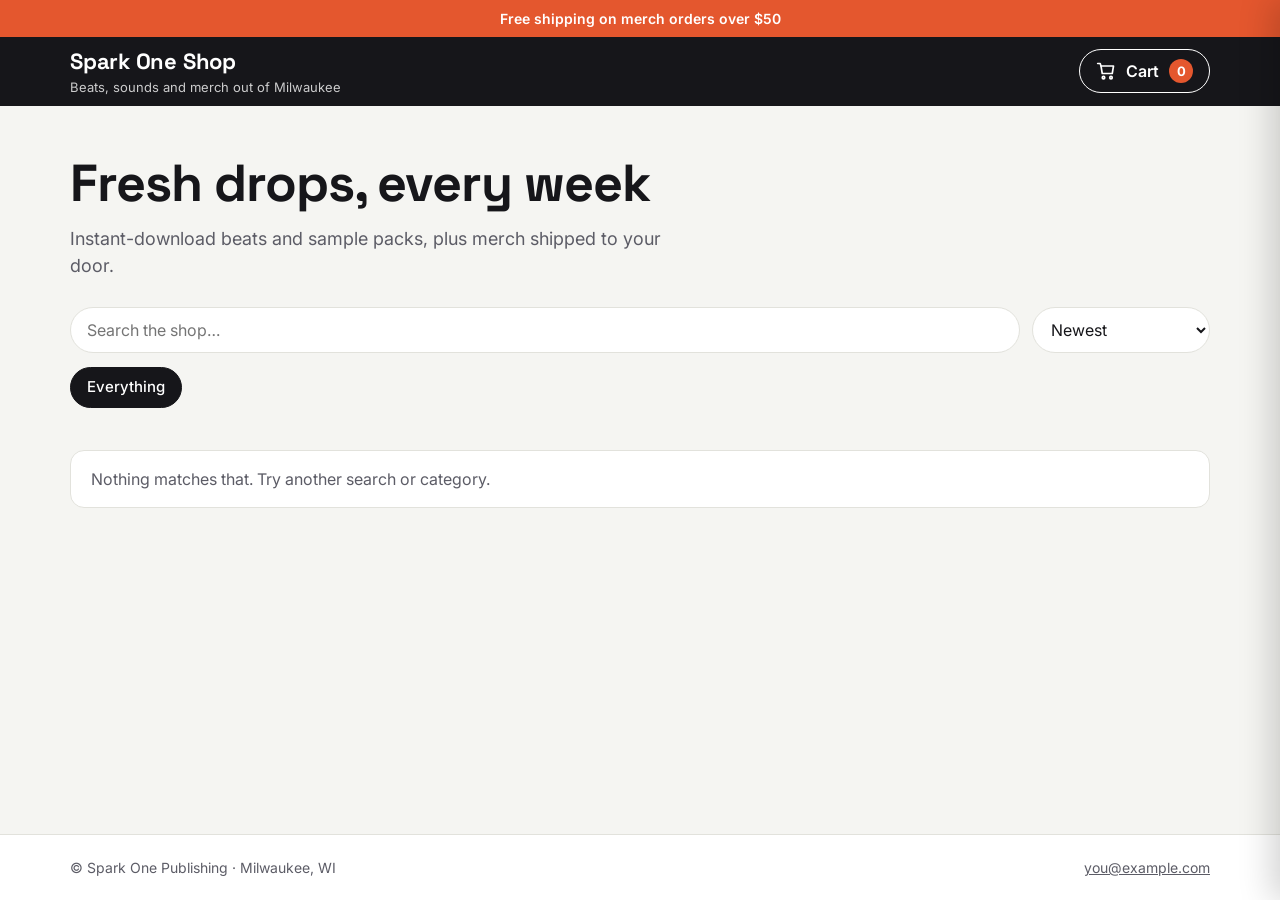
<file: index.html>
<!doctype html>
<html lang="en">
<head>
<meta charset="utf-8">
<meta name="viewport" content="width=device-width, initial-scale=1">
<title>Shop</title>
<meta name="description" content="Beats, sample packs and merch.">
<link rel="preconnect" href="https://fonts.googleapis.com">
<link rel="preconnect" href="https://fonts.gstatic.com" crossorigin>
<link rel="stylesheet" href="style.css">
</head>
<body data-page="shop">
<a class="sr-only skip" href="#app">Skip to content</a>
<header id="site-header"></header>
<main id="app"><div class="loading">Loading…</div></main>
<footer id="site-footer"></footer>
<script src="store.js"></script>
</body>
</html>
</file>
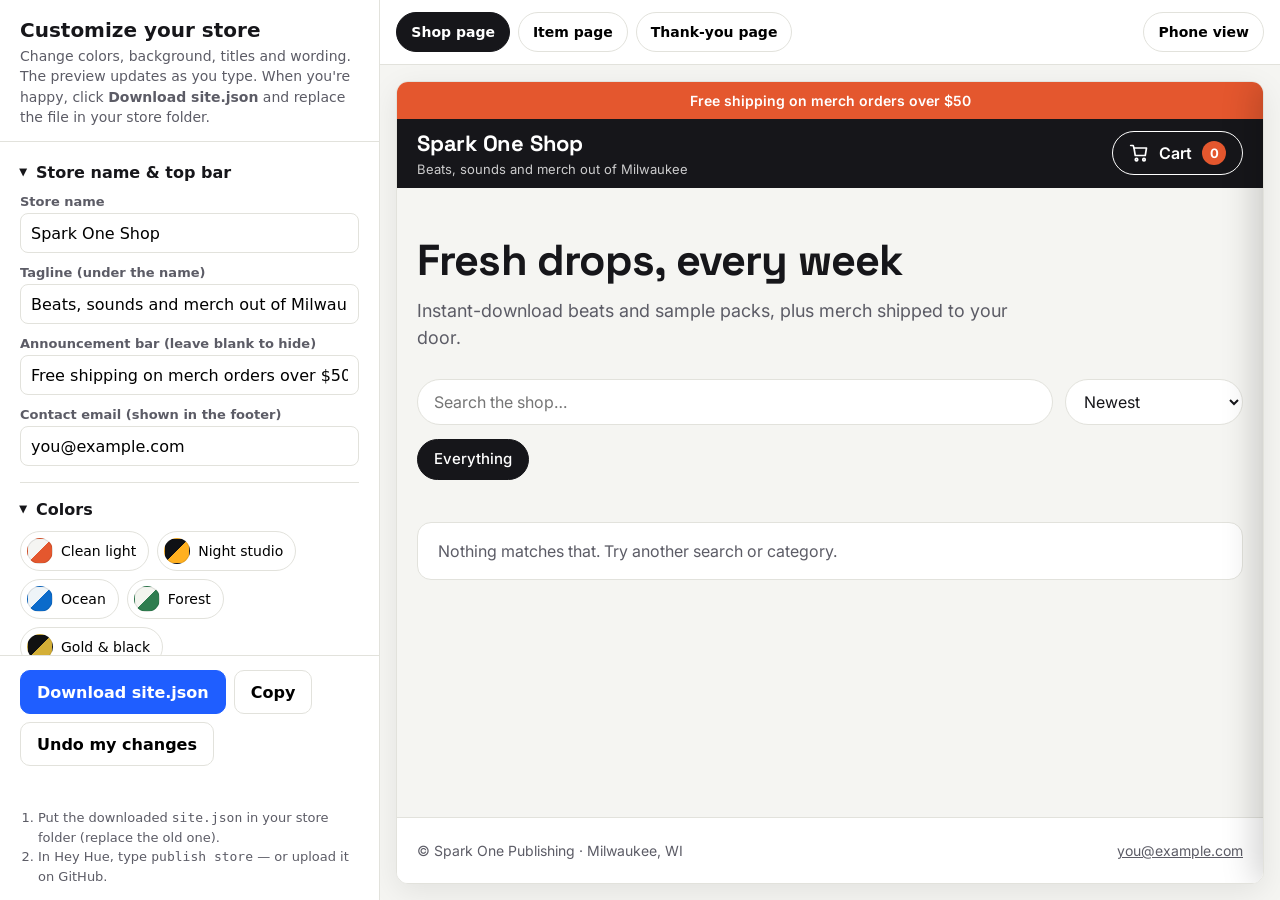
<file: customize.html>
<!doctype html>
<html lang="en">
<head>
<meta charset="utf-8">
<meta name="viewport" content="width=device-width, initial-scale=1">
<meta name="robots" content="noindex">
<title>Customize your store</title>
<style>
  :root { --ink:#16161A; --muted:#5C5C66; --line:#E2E2DC; --bg:#F5F5F2; --card:#fff; --accent:#1F5EFF; }
  * { box-sizing: border-box; }
  body { margin: 0; font-family: system-ui, -apple-system, "Segoe UI", sans-serif; color: var(--ink); background: var(--bg); }
  .layout { display: flex; flex-wrap: wrap; min-height: 100vh; }
  .panel { flex: 1 1 380px; max-width: 460px; min-width: 0; background: var(--card); border-right: 1px solid var(--line); display: flex; flex-direction: column; max-height: 100vh; position: sticky; top: 0; }
  .panel-head { padding: 18px 20px 14px; border-bottom: 1px solid var(--line); }
  .panel-head h1 { margin: 0 0 4px; font-size: 20px; }
  .panel-head p { margin: 0; color: var(--muted); font-size: 14px; line-height: 1.45; }
  .panel-body { overflow-y: auto; padding: 4px 20px 20px; flex: 1; }
  .panel-foot { padding: 14px 20px; border-top: 1px solid var(--line); display: flex; flex-wrap: wrap; gap: 8px; }
  details { border-bottom: 1px solid var(--line); padding: 4px 0; }
  summary { cursor: pointer; font-weight: 650; padding: 12px 0; min-height: 44px; display: flex; align-items: center; list-style: none; }
  summary::-webkit-details-marker { display: none; }
  summary::before { content: "▸"; margin-right: 8px; transition: transform .15s; display: inline-block; }
  details[open] summary::before { transform: rotate(90deg); }
  .field { display: flex; flex-direction: column; gap: 4px; margin: 0 0 12px; }
  .field label { font-size: 13px; font-weight: 600; color: var(--muted); }
  .field input[type=text], .field input[type=number], .field input[type=url], .field select, .field textarea {
    width: 100%; min-height: 40px; padding: 8px 10px; border: 1.5px solid var(--line); border-radius: 8px; font: inherit; background: #fff;
  }
  .field textarea { min-height: 64px; resize: vertical; }
  .color-row { display: flex; gap: 8px; align-items: center; }
  .color-row input[type=color] { width: 48px; height: 40px; padding: 2px; border: 1.5px solid var(--line); border-radius: 8px; background: #fff; cursor: pointer; flex: none; }
  .hint { font-size: 12px; color: var(--muted); line-height: 1.4; }
  .presets { display: flex; flex-wrap: wrap; gap: 8px; margin: 0 0 14px; }
  .preset { border: 1.5px solid var(--line); border-radius: 999px; padding: 6px 12px 6px 6px; background: #fff; cursor: pointer; display: inline-flex; align-items: center; gap: 8px; font: inherit; font-size: 14px; min-height: 40px; }
  .preset span.sw { width: 26px; height: 26px; border-radius: 999px; display: inline-block; border: 1px solid rgba(0,0,0,.1); }
  .btn { min-height: 44px; padding: 10px 16px; border-radius: 10px; border: 1.5px solid var(--line); background: #fff; font: inherit; font-weight: 650; cursor: pointer; }
  .btn-primary { background: var(--accent); border-color: var(--accent); color: #fff; }
  .btn:hover { filter: brightness(.97); }
  .preview { flex: 999 1 560px; min-width: 0; display: flex; flex-direction: column; }
  .preview-bar { display: flex; flex-wrap: wrap; gap: 8px; align-items: center; padding: 12px 16px; border-bottom: 1px solid var(--line); background: var(--card); }
  .tab { min-height: 40px; padding: 8px 14px; border-radius: 999px; border: 1.5px solid var(--line); background: #fff; cursor: pointer; font: inherit; font-size: 14px; font-weight: 600; }
  .tab[aria-pressed=true] { background: var(--ink); color: #fff; border-color: var(--ink); }
  .size { margin-left: auto; }
  .frame-wrap { flex: 1; display: flex; justify-content: center; padding: 16px; min-height: 70vh; }
  iframe { border: 1px solid var(--line); border-radius: 12px; background: #fff; width: 100%; height: 100%; min-height: 70vh; box-shadow: 0 8px 30px rgba(0,0,0,.08); transition: width .2s; }
  iframe.phone { width: 390px; max-width: 100%; }
  .status { font-size: 13px; color: #0B7A4B; min-height: 18px; width: 100%; }
  .steps { margin: 8px 0 0; padding-left: 18px; font-size: 13px; color: var(--muted); line-height: 1.5; }
  @media (max-width: 860px) { .panel { max-width: none; max-height: none; position: static; border-right: 0; } }
</style>
</head>
<body>
<div class="layout">
  <section class="panel" aria-label="Settings">
    <div class="panel-head">
      <h1>Customize your store</h1>
      <p>Change colors, background, titles and wording. The preview updates as you type. When you're happy, click <strong>Download site.json</strong> and replace the file in your store folder.</p>
    </div>
    <div class="panel-body" id="form"><p class="hint">Loading…</p></div>
    <div class="panel-foot">
      <button class="btn btn-primary" type="button" id="download">Download site.json</button>
      <button class="btn" type="button" id="copy">Copy</button>
      <button class="btn" type="button" id="reset">Undo my changes</button>
      <div class="status" id="status" role="status" aria-live="polite"></div>
      <ol class="steps">
        <li>Put the downloaded <code>site.json</code> in your store folder (replace the old one).</li>
        <li>In Hey Hue, type <code>publish store</code> — or upload it on GitHub.</li>
      </ol>
    </div>
  </section>

  <section class="preview" aria-label="Preview">
    <div class="preview-bar">
      <button class="tab" type="button" data-page="index.html" aria-pressed="true">Shop page</button>
      <button class="tab" type="button" data-page="item.html" aria-pressed="false">Item page</button>
      <button class="tab" type="button" data-page="thanks.html" aria-pressed="false">Thank-you page</button>
      <button class="tab size" type="button" id="size" aria-pressed="false">Phone view</button>
    </div>
    <div class="frame-wrap"><iframe id="frame" title="Store preview" src="index.html"></iframe></div>
  </section>
</div>

<script>
(function () {
  "use strict";
  var DRAFT_KEY = "store_customize_draft_v1";
  var saved = null, site = null, firstItemId = "";
  var form = document.getElementById("form"), frame = document.getElementById("frame");

  var COLOR_LABELS = {
    background: "Page background", surface: "Cards & panels", text: "Main text", muted: "Secondary text",
    accent: "Buttons & highlights", accent_text: "Text on buttons", header_bg: "Header bar",
    header_text: "Header text", border: "Lines & borders"
  };
  var PRESETS = [
    { name: "Clean light", c: { background: "#F5F5F2", surface: "#FFFFFF", text: "#16161A", muted: "#5C5C66", accent: "#E4572E", accent_text: "#FFFFFF", header_bg: "#16161A", header_text: "#FFFFFF", border: "#E2E2DC" } },
    { name: "Night studio", c: { background: "#0F1115", surface: "#1A1D24", text: "#F2F2F5", muted: "#A3A8B4", accent: "#FFB020", accent_text: "#16161A", header_bg: "#07080A", header_text: "#FFFFFF", border: "#2B2F38" } },
    { name: "Ocean", c: { background: "#EEF4F8", surface: "#FFFFFF", text: "#0E2233", muted: "#4C6273", accent: "#0B6BCB", accent_text: "#FFFFFF", header_bg: "#0E2233", header_text: "#FFFFFF", border: "#D4E1EA" } },
    { name: "Forest", c: { background: "#F3F5EF", surface: "#FFFFFF", text: "#1B2A1E", muted: "#55665A", accent: "#2E7D4F", accent_text: "#FFFFFF", header_bg: "#1B2A1E", header_text: "#FFFFFF", border: "#DCE3D5" } },
    { name: "Gold & black", c: { background: "#111111", surface: "#1C1C1C", text: "#F7F3E8", muted: "#B9B2A0", accent: "#D4AF37", accent_text: "#111111", header_bg: "#000000", header_text: "#D4AF37", border: "#333333" } }
  ];
  var FONTS = ["Inter", "Space Grotesk", "Poppins", "Montserrat", "Oswald", "Bebas Neue", "Playfair Display", "Lora", "DM Sans", "Archivo", "Rubik", "Anton", ""];
  var WORDING_GROUPS = [
    ["Shop page", ["hero_title", "hero_text", "search_placeholder", "all_categories", "showing", "no_results", "prev", "next"]],
    ["Sorting", ["sort_label", "sort_newest", "sort_price_low", "sort_price_high", "sort_name"]],
    ["Buttons & labels", ["add_to_cart", "added", "buy_now", "out_of_stock", "only_left", "digital_label", "physical_label", "quantity", "back_to_shop", "related_title"]],
    ["Cart & checkout", ["cart_button", "cart_title", "cart_empty", "remove", "subtotal", "shipping", "free", "total", "checkout_note", "checkout_not_ready", "continue_shopping", "payment_error"]],
    ["Thank-you page & footer", ["thanks_title", "thanks_text", "thanks_order", "footer_text"]]
  ];

  function esc(s) { return String(s == null ? "" : s).replace(/[&<>"']/g, function (c) { return { "&": "&amp;", "<": "&lt;", ">": "&gt;", '"': "&quot;", "'": "&#39;" }[c]; }); }
  function pretty(k) { return k.replace(/_/g, " ").replace(/^\w/, function (c) { return c.toUpperCase(); }); }
  function clone(o) { return JSON.parse(JSON.stringify(o)); }
  function setStatus(t) { var s = document.getElementById("status"); s.textContent = t; clearTimeout(setStatus._t); setStatus._t = setTimeout(function () { s.textContent = ""; }, 3500); }

  function field(path, label, value, opts) {
    opts = opts || {};
    var id = "f_" + path.replace(/\./g, "_");
    var input;
    if (opts.type === "textarea") input = '<textarea id="' + id + '" data-path="' + path + '">' + esc(value) + "</textarea>";
    else if (opts.type === "select") input = '<select id="' + id + '" data-path="' + path + '">' + opts.options.map(function (o) {
      return '<option value="' + esc(o) + '"' + (o === value ? " selected" : "") + ">" + esc(o || "Default system font") + "</option>"; }).join("") + "</select>";
    else input = '<input id="' + id + '" type="' + (opts.type || "text") + '" data-path="' + path + '"' + (opts.step ? ' step="' + opts.step + '"' : "") +
      (opts.min != null ? ' min="' + opts.min + '"' : "") + (opts.max != null ? ' max="' + opts.max + '"' : "") + ' value="' + esc(value) + '">';
    return '<div class="field"><label for="' + id + '">' + esc(label) + "</label>" + input + (opts.hint ? '<span class="hint">' + esc(opts.hint) + "</span>" : "") + "</div>";
  }
  function colorField(key, value) {
    var id = "c_" + key;
    return '<div class="field"><label for="' + id + '">' + esc(COLOR_LABELS[key] || pretty(key)) + '</label><div class="color-row">' +
      '<input type="color" id="' + id + '" data-color="' + key + '" value="' + esc(value) + '" aria-label="' + esc(COLOR_LABELS[key] || key) + ' picker">' +
      '<input type="text" data-colorhex="' + key + '" value="' + esc(value) + '" aria-label="' + esc(COLOR_LABELS[key] || key) + ' hex code" maxlength="7"></div></div>';
  }

  function buildForm() {
    var c = site.colors || {}, wd = site.wording || {}, sh = site.shipping || {};
    var html =
      '<details open><summary>Store name & top bar</summary>' +
      field("store_name", "Store name", site.store_name) +
      field("tagline", "Tagline (under the name)", site.tagline) +
      field("announcement", "Announcement bar (leave blank to hide)", site.announcement) +
      field("contact_email", "Contact email (shown in the footer)", site.contact_email) +
      "</details>" +
      '<details open><summary>Colors</summary><div class="presets">' +
      PRESETS.map(function (p, i) { return '<button type="button" class="preset" data-preset="' + i + '"><span class="sw" style="background:linear-gradient(135deg,' + p.c.background + " 50%," + p.c.accent + ' 50%)"></span>' + esc(p.name) + "</button>"; }).join("") +
      "</div>" + Object.keys(COLOR_LABELS).map(function (k) { return colorField(k, c[k] || "#000000"); }).join("") + "</details>" +
      '<details><summary>Background picture</summary>' +
      field("background_image", "Picture address", site.background_image, { hint: "Put a picture in your store's images folder and type images/yourfile.jpg — or paste a web address. Leave blank for a plain color." }) +
      field("background_overlay", "How much the page color covers the picture (0 = none, 1 = fully)", site.background_overlay == null ? 0.85 : site.background_overlay, { type: "number", step: "0.05", min: 0, max: 1, hint: "Higher keeps text readable. 0.8–0.9 works for most pictures." }) +
      "</details>" +
      '<details><summary>Fonts</summary>' +
      field("heading_font", "Headings", site.heading_font || "", { type: "select", options: FONTS }) +
      field("font", "Body text", site.font || "", { type: "select", options: FONTS }) +
      "</details>" +
      '<details><summary>Shop settings, shipping & PayPal</summary>' +
      field("items_per_page", "Items per page", site.items_per_page || 10, { type: "number", min: 4, max: 48 }) +
      field("currency", "Currency code", site.currency || "USD", { hint: "USD, CAD, GBP, EUR…" }) +
      field("shipping.flat_rate", "Shipping charge for physical items", sh.flat_rate == null ? 0 : sh.flat_rate, { type: "number", step: "0.01", min: 0 }) +
      field("shipping.free_over", "Free shipping when merch total is at least (0 = never free)", sh.free_over == null ? 0 : sh.free_over, { type: "number", step: "0.01", min: 0 }) +
      field("paypal_client_id", "PayPal Client ID", site.paypal_client_id, { hint: "From developer.paypal.com → Apps & Credentials → Live. This ID is meant to be public; never paste the Secret here." }) +
      "</details>";
    WORDING_GROUPS.forEach(function (g) {
      html += "<details><summary>Wording: " + esc(g[0]) + "</summary>" + g[1].map(function (k) {
        var long = /text|note|error|no_results/.test(k);
        var hint = k === "showing" ? "{from}, {to} and {total} are filled in automatically." : (k === "only_left" ? "{n} is filled in with the number left." : "");
        return field("wording." + k, pretty(k), wd[k] || "", { type: long ? "textarea" : "text", hint: hint });
      }).join("") + "</details>";
    });
    form.innerHTML = html;

    form.querySelectorAll("[data-path]").forEach(function (el) { el.addEventListener("input", onInput); });
    form.querySelectorAll("[data-color]").forEach(function (el) { el.addEventListener("input", function () { setColor(el.getAttribute("data-color"), el.value); }); });
    form.querySelectorAll("[data-colorhex]").forEach(function (el) {
      el.addEventListener("input", function () { var v = el.value.trim(); if (/^#?[0-9a-f]{6}$/i.test(v)) setColor(el.getAttribute("data-colorhex"), v[0] === "#" ? v : "#" + v); });
    });
    form.querySelectorAll("[data-preset]").forEach(function (b) {
      b.onclick = function () { var p = PRESETS[+b.getAttribute("data-preset")]; Object.keys(p.c).forEach(function (k) { setColor(k, p.c[k]); }); setStatus("Applied the " + p.name + " colors."); };
    });
  }
  function setColor(k, v) {
    site.colors = site.colors || {}; site.colors[k] = v.toUpperCase();
    var a = form.querySelector('[data-color="' + k + '"]'), b = form.querySelector('[data-colorhex="' + k + '"]');
    if (a && a.value.toUpperCase() !== v.toUpperCase()) a.value = v;
    if (b && document.activeElement !== b) b.value = v.toUpperCase();
    changed();
  }
  function onInput(e) {
    var el = e.target, path = el.getAttribute("data-path").split("."), v = el.value;
    if (el.type === "number") v = v === "" ? 0 : Number(v);
    var o = site; for (var i = 0; i < path.length - 1; i++) { o[path[i]] = o[path[i]] || {}; o = o[path[i]]; }
    o[path[path.length - 1]] = v;
    changed();
  }
  function changed() {
    try { localStorage.setItem(DRAFT_KEY, JSON.stringify(site)); } catch (e) {}
    sendPreview();
  }
  function sendPreview() { try { frame.contentWindow.postMessage({ type: "store-preview", site: site }, location.origin); } catch (e) {} }

  window.addEventListener("message", function (e) {
    if (e.origin === location.origin && e.data && e.data.type === "store-ready") sendPreview();
  });
  frame.addEventListener("load", function () { setTimeout(sendPreview, 300); });

  document.querySelectorAll(".tab[data-page]").forEach(function (t) {
    t.onclick = function () {
      document.querySelectorAll(".tab[data-page]").forEach(function (x) { x.setAttribute("aria-pressed", x === t); });
      var pg = t.getAttribute("data-page");
      frame.src = pg === "item.html" ? "item.html?id=" + encodeURIComponent(firstItemId) : (pg === "thanks.html" ? "thanks.html?order=TEST123" : pg);
    };
  });
  document.getElementById("size").onclick = function () {
    var on = frame.classList.toggle("phone");
    this.setAttribute("aria-pressed", on); this.textContent = on ? "Computer view" : "Phone view";
  };
  document.getElementById("download").onclick = function () {
    var blob = new Blob([JSON.stringify(site, null, 2) + "\n"], { type: "application/json" });
    var a = document.createElement("a"); a.href = URL.createObjectURL(blob); a.download = "site.json";
    document.body.appendChild(a); a.click(); a.remove();
    setTimeout(function () { URL.revokeObjectURL(a.href); }, 2000);
    setStatus("Downloaded site.json — now replace the one in your store folder.");
  };
  document.getElementById("copy").onclick = function () {
    var text = JSON.stringify(site, null, 2);
    (navigator.clipboard ? navigator.clipboard.writeText(text) : Promise.reject()).then(function () {
      setStatus("Copied. Paste it over everything in site.json.");
    }).catch(function () { setStatus("Couldn't copy — use Download instead."); });
  };
  document.getElementById("reset").onclick = function () {
    site = clone(saved);
    try { localStorage.removeItem(DRAFT_KEY); } catch (e) {}
    buildForm(); sendPreview(); setStatus("Back to the published settings.");
  };

  Promise.all([
    fetch("site.json", { cache: "no-store" }).then(function (r) { return r.json(); }),
    fetch("products.json", { cache: "no-store" }).then(function (r) { return r.json(); }).catch(function () { return { products: [] }; })
  ]).then(function (res) {
    saved = res[0];
    var list = (res[1].products || []).filter(function (p) { return p.active !== false; });
    firstItemId = list.length ? list[list.length - 1].id : "";
    var draft = null;
    try { draft = JSON.parse(localStorage.getItem(DRAFT_KEY) || "null"); } catch (e) {}
    site = draft || clone(saved);
    if (draft) setStatus("Picked up your unsaved changes from last time. 'Undo my changes' clears them.");
    buildForm(); sendPreview();
  }).catch(function () {
    form.innerHTML = '<p class="hint">Couldn\'t load site.json. Open this page from your live store (or a local web server), not by double-clicking the file.</p>';
  });
})();
</script>
</body>
</html>
</file>
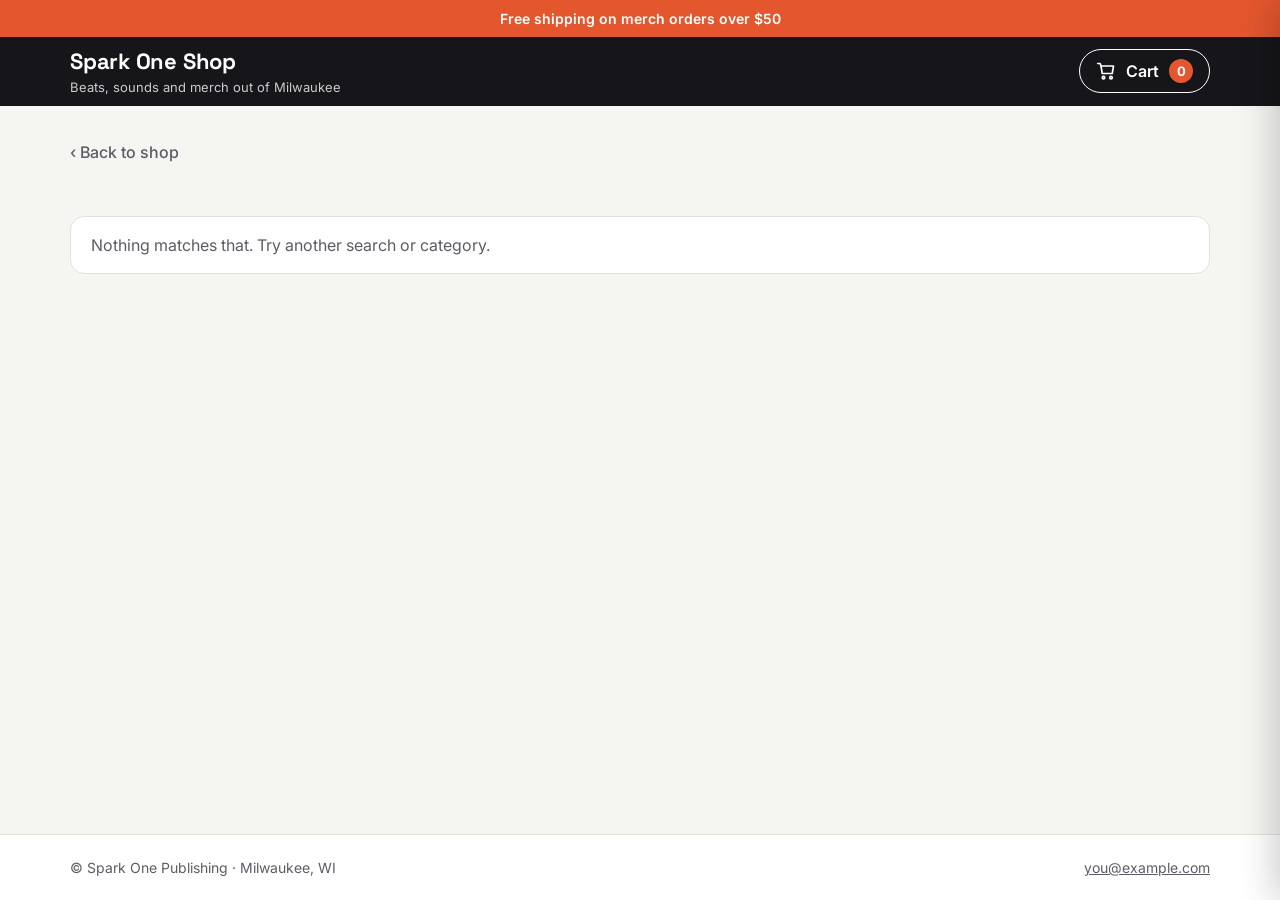
<file: item.html>
<!doctype html>
<html lang="en">
<head>
<meta charset="utf-8">
<meta name="viewport" content="width=device-width, initial-scale=1">
<title>Item</title>
<meta name="description" content="Beats, sample packs and merch.">
<link rel="preconnect" href="https://fonts.googleapis.com">
<link rel="preconnect" href="https://fonts.gstatic.com" crossorigin>
<link rel="stylesheet" href="style.css">
</head>
<body data-page="item">
<a class="sr-only skip" href="#app">Skip to content</a>
<header id="site-header"></header>
<main id="app"><div class="loading">Loading…</div></main>
<footer id="site-footer"></footer>
<script src="store.js"></script>
</body>
</html>
</file>
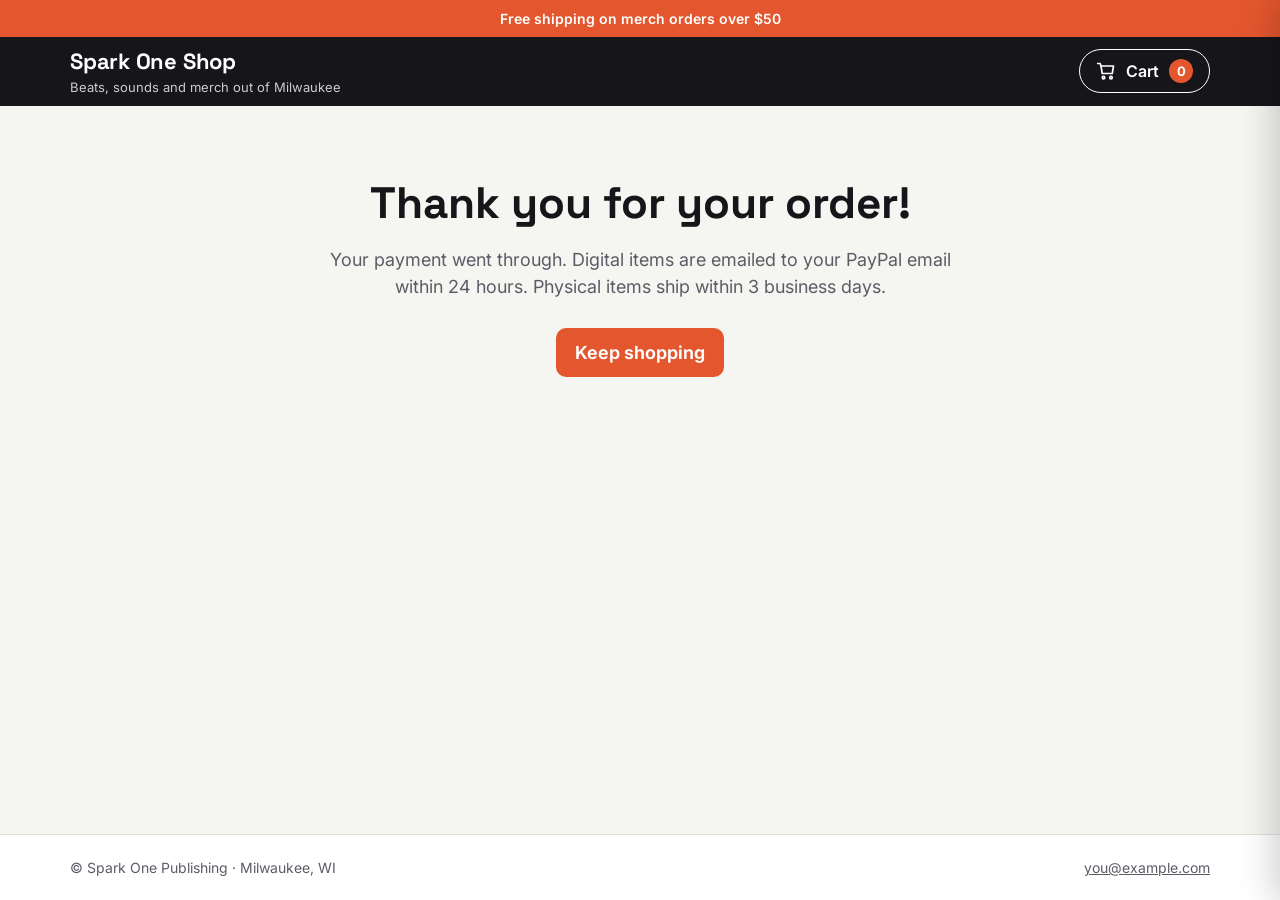
<file: thanks.html>
<!doctype html>
<html lang="en">
<head>
<meta charset="utf-8">
<meta name="viewport" content="width=device-width, initial-scale=1">
<title>Thank you</title>
<meta name="description" content="Beats, sample packs and merch.">
<link rel="preconnect" href="https://fonts.googleapis.com">
<link rel="preconnect" href="https://fonts.gstatic.com" crossorigin>
<link rel="stylesheet" href="style.css">
</head>
<body data-page="thanks">
<a class="sr-only skip" href="#app">Skip to content</a>
<header id="site-header"></header>
<main id="app"><div class="loading">Loading…</div></main>
<footer id="site-footer"></footer>
<script src="store.js"></script>
</body>
</html>
</file>
<file: style.css>
/* Colors, fonts and background come from site.json (set by store.js).
   These are only fallbacks so the page never renders unstyled. */
:root {
  --bg: #F5F5F2;
  --surface: #FFFFFF;
  --text: #16161A;
  --muted: #5C5C66;
  --accent: #E4572E;
  --accent-text: #FFFFFF;
  --header-bg: #16161A;
  --header-text: #FFFFFF;
  --border: #E2E2DC;
  --font: system-ui, -apple-system, "Segoe UI", sans-serif;
  --heading-font: var(--font);
  --radius: 14px;
  --shadow: 0 1px 2px rgba(0,0,0,.06), 0 8px 24px rgba(0,0,0,.06);
}

* { box-sizing: border-box; }
html { -webkit-text-size-adjust: 100%; }
body {
  margin: 0;
  font-family: var(--font);
  color: var(--text);
  background-color: var(--bg);
  background-size: cover;
  background-attachment: fixed;
  background-position: center;
  line-height: 1.5;
  min-height: 100vh;
  display: flex;
  flex-direction: column;
}
h1, h2, h3 { font-family: var(--heading-font); line-height: 1.15; margin: 0; }
a { color: inherit; }
img { max-width: 100%; display: block; }
button, input, select { font: inherit; color: inherit; }
.wrap { width: 100%; max-width: 1180px; margin: 0 auto; padding: 0 20px; }
.skip:focus { position: fixed; top: 8px; left: 8px; z-index: 100; width: auto; height: auto; clip: auto; padding: 10px 16px; background: var(--surface); color: var(--text); border-radius: 8px; }
.sr-only { position: absolute; width: 1px; height: 1px; overflow: hidden; clip: rect(0 0 0 0); white-space: nowrap; }
:focus-visible { outline: 3px solid var(--accent); outline-offset: 2px; }

/* ---------- loading / errors ---------- */
.loading { padding: 80px 20px; text-align: center; color: var(--muted); }
.notice {
  background: var(--surface); border: 1px solid var(--border); border-radius: var(--radius);
  padding: 16px 20px; margin: 24px 0; color: var(--muted);
}

/* ---------- announcement + header ---------- */
.announce {
  background: var(--accent); color: var(--accent-text);
  text-align: center; font-size: 14px; font-weight: 600; padding: 8px 16px;
}
.site-header { background: var(--header-bg); color: var(--header-text); position: sticky; top: 0; z-index: 20; }
.site-header .wrap { display: flex; align-items: center; justify-content: space-between; gap: 16px; min-height: 68px; flex-wrap: wrap; padding-top: 8px; padding-bottom: 8px; }
.brand { text-decoration: none; display: flex; flex-direction: column; min-width: 0; }
.brand-name { font-family: var(--heading-font); font-weight: 700; font-size: 22px; letter-spacing: -0.01em; }
.brand-tag { font-size: 13px; opacity: .78; }
.cart-btn {
  display: inline-flex; align-items: center; gap: 10px; min-height: 44px;
  background: transparent; color: var(--header-text);
  border: 1.5px solid currentColor; border-radius: 999px; padding: 8px 16px;
  font-weight: 600; cursor: pointer;
}
.cart-btn:hover { background: rgba(255,255,255,.08); }
.cart-count {
  background: var(--accent); color: var(--accent-text);
  min-width: 24px; height: 24px; border-radius: 999px; padding: 0 7px;
  display: inline-flex; align-items: center; justify-content: center; font-size: 13px; font-weight: 700;
}

/* ---------- hero ---------- */
.hero { padding: 48px 0 28px; }
.hero h1 { font-size: clamp(32px, 5vw, 52px); letter-spacing: -0.02em; }
.hero p { font-size: 18px; color: var(--muted); max-width: 620px; margin: 12px 0 0; }

/* ---------- toolbar ---------- */
.toolbar { display: flex; flex-wrap: wrap; gap: 12px; align-items: center; margin-bottom: 14px; }
.search {
  flex: 1 1 260px; min-height: 46px; padding: 10px 16px;
  border: 1.5px solid var(--border); border-radius: 999px; background: var(--surface);
}
.sort { min-height: 46px; padding: 10px 14px; border: 1.5px solid var(--border); border-radius: 999px; background: var(--surface); }
.chips { display: flex; flex-wrap: wrap; gap: 8px; margin-bottom: 18px; }
.chip {
  min-height: 40px; padding: 8px 16px; border-radius: 999px; cursor: pointer;
  border: 1.5px solid var(--border); background: var(--surface); font-weight: 500; font-size: 15px;
}
.chip[aria-pressed="true"] { background: var(--text); color: var(--surface); border-color: var(--text); }
.count-line { color: var(--muted); font-size: 14px; margin: 0 0 14px; }

/* ---------- product grid ---------- */
.grid { display: grid; grid-template-columns: repeat(auto-fill, minmax(210px, 1fr)); gap: 18px; }
.card {
  background: var(--surface); border: 1px solid var(--border); border-radius: var(--radius);
  overflow: hidden; display: flex; flex-direction: column; box-shadow: var(--shadow);
  transition: transform .15s ease;
}
.card:hover { transform: translateY(-2px); }
.card-media { display: block; aspect-ratio: 1 / 1; background: var(--border); position: relative; text-decoration: none; }
.card-media img { width: 100%; height: 100%; object-fit: cover; }
.ph {
  width: 100%; height: 100%; display: flex; align-items: center; justify-content: center;
  font-family: var(--heading-font); font-weight: 700; font-size: 42px; color: rgba(255,255,255,.95);
  letter-spacing: -0.02em; text-transform: uppercase;
}
.badge {
  position: absolute; top: 10px; left: 10px; font-size: 12px; font-weight: 700;
  background: rgba(0,0,0,.72); color: #fff; padding: 4px 10px; border-radius: 999px;
}
.badge.soldout { background: #7A1F1F; left: auto; right: 10px; }
.card-body { padding: 14px 14px 16px; display: flex; flex-direction: column; gap: 6px; flex: 1; }
.card-cat { font-size: 12px; text-transform: uppercase; letter-spacing: .06em; color: var(--muted); font-weight: 600; }
.card-title { font-size: 17px; font-weight: 650; text-decoration: none; }
.card-title:hover { text-decoration: underline; }
.price { font-weight: 700; font-size: 18px; }
.card-actions { margin-top: auto; padding-top: 8px; display: flex; gap: 8px; }

/* ---------- buttons ---------- */
.btn {
  display: inline-flex; align-items: center; justify-content: center; gap: 8px;
  min-height: 44px; padding: 10px 18px; border-radius: 10px; cursor: pointer;
  font-weight: 650; text-decoration: none; border: 1.5px solid transparent;
}
.btn-primary { background: var(--accent); color: var(--accent-text); }
.btn-primary:hover { filter: brightness(1.06); }
.btn-ghost { background: transparent; border-color: var(--border); color: var(--text); }
.btn-ghost:hover { border-color: var(--text); }
.btn[disabled] { opacity: .5; cursor: not-allowed; filter: none; }
.btn-block { width: 100%; }

/* ---------- pagination ---------- */
.pager { display: flex; flex-wrap: wrap; gap: 6px; justify-content: center; align-items: center; margin: 32px 0 8px; }
.pager button {
  min-width: 44px; min-height: 44px; padding: 8px 12px; border-radius: 10px; cursor: pointer;
  border: 1.5px solid var(--border); background: var(--surface); font-weight: 600;
}
.pager button[aria-current="page"] { background: var(--text); color: var(--surface); border-color: var(--text); }
.pager button[disabled] { opacity: .4; cursor: not-allowed; }
.pager .gap { padding: 0 4px; color: var(--muted); }

/* ---------- item page ---------- */
.back { display: inline-flex; align-items: center; gap: 6px; margin: 24px 0 18px; color: var(--muted); text-decoration: none; font-weight: 500; min-height: 44px; }
.back:hover { color: var(--text); }
.item { display: flex; flex-wrap: wrap; gap: 36px; background: var(--surface); border: 1px solid var(--border); border-radius: var(--radius); padding: 24px; box-shadow: var(--shadow); }
.item-media { flex: 1 1 340px; min-width: 0; aspect-ratio: 1 / 1; border-radius: 12px; overflow: hidden; background: var(--border); position: relative; }
.item-media img { width: 100%; height: 100%; object-fit: cover; }
.item-media .ph { font-size: 80px; }
.item-info { flex: 1 1 340px; min-width: 0; display: flex; flex-direction: column; gap: 14px; }
.item-info h1 { font-size: clamp(28px, 4vw, 40px); letter-spacing: -0.02em; }
.item-info .price { font-size: 26px; }
.desc { white-space: pre-line; color: var(--muted); }
.meta-line { display: flex; flex-wrap: wrap; gap: 8px; }
.pill { font-size: 13px; font-weight: 600; padding: 5px 12px; border-radius: 999px; border: 1px solid var(--border); }
.pill.warn { border-color: #B45309; color: #92400E; background: #FEF3C7; }
.qty { display: inline-flex; align-items: center; border: 1.5px solid var(--border); border-radius: 10px; overflow: hidden; }
.qty button { width: 44px; height: 44px; border: 0; background: transparent; cursor: pointer; font-size: 20px; }
.qty input { width: 52px; height: 44px; border: 0; text-align: center; background: transparent; -moz-appearance: textfield; }
.qty input::-webkit-outer-spin-button, .qty input::-webkit-inner-spin-button { -webkit-appearance: none; margin: 0; }
.buy-row { display: flex; flex-wrap: wrap; gap: 10px; align-items: center; }
.hosted-btn { max-width: 360px; }
.related { margin: 40px 0 0; }
.related h2 { font-size: 24px; margin-bottom: 16px; }

/* ---------- cart drawer ---------- */
.overlay { position: fixed; inset: 0; background: rgba(0,0,0,.45); z-index: 40; opacity: 0; pointer-events: none; transition: opacity .2s; }
.overlay.open { opacity: 1; pointer-events: auto; }
.drawer {
  position: fixed; top: 0; right: 0; bottom: 0; width: min(420px, 100vw); z-index: 50;
  background: var(--surface); color: var(--text); display: flex; flex-direction: column;
  transform: translateX(100%); transition: transform .25s ease; box-shadow: -8px 0 32px rgba(0,0,0,.18);
}
.drawer.open { transform: translateX(0); }
.drawer-head { display: flex; align-items: center; justify-content: space-between; padding: 18px 20px; border-bottom: 1px solid var(--border); }
.drawer-head h2 { font-size: 22px; }
.icon-btn { width: 44px; height: 44px; border: 0; background: transparent; cursor: pointer; border-radius: 10px; display: inline-flex; align-items: center; justify-content: center; }
.icon-btn:hover { background: var(--bg); }
.drawer-body { flex: 1; overflow-y: auto; padding: 8px 20px; }
.line { display: flex; gap: 12px; padding: 14px 0; border-bottom: 1px solid var(--border); }
.line-thumb { text-decoration: none; width: 64px; height: 64px; flex: none; border-radius: 10px; overflow: hidden; background: var(--border); }
.line-thumb img { width: 100%; height: 100%; object-fit: cover; }
.line-thumb .ph { font-size: 20px; }
.line-info { flex: 1; min-width: 0; display: flex; flex-direction: column; gap: 4px; }
.line-title { font-weight: 600; text-decoration: none; }
.line-sub { font-size: 13px; color: var(--muted); }
.line-row { display: flex; align-items: center; justify-content: space-between; gap: 8px; flex-wrap: wrap; }
.line .qty button { width: 36px; height: 36px; font-size: 17px; }
.line .qty input { width: 38px; height: 36px; }
.link-btn { background: none; border: 0; padding: 6px 0; color: var(--muted); text-decoration: underline; cursor: pointer; font-size: 14px; min-height: 32px; }
.drawer-foot { border-top: 1px solid var(--border); padding: 16px 20px 20px; display: flex; flex-direction: column; gap: 8px; }
.sum-row { display: flex; justify-content: space-between; }
.sum-row.total { font-weight: 700; font-size: 18px; padding-top: 4px; }
.small { font-size: 13px; color: var(--muted); }
.empty { padding: 40px 0; text-align: center; color: var(--muted); }
#paypal-buttons { margin-top: 6px; min-height: 10px; }
.error { color: #9B1C1C; background: #FDE8E8; border-radius: 8px; padding: 10px 12px; font-size: 14px; }

/* ---------- toast ---------- */
.toast {
  position: fixed; left: 50%; bottom: 24px; transform: translate(-50%, 20px); z-index: 60;
  background: var(--text); color: var(--surface); padding: 12px 20px; border-radius: 999px;
  font-weight: 600; opacity: 0; transition: all .2s; pointer-events: none;
}
.toast.show { opacity: 1; transform: translate(-50%, 0); }

/* ---------- thanks + footer ---------- */
.thanks { text-align: center; padding: 72px 0; max-width: 640px; margin: 0 auto; }
.thanks h1 { font-size: clamp(30px, 5vw, 44px); margin-bottom: 14px; }
.thanks p { color: var(--muted); font-size: 18px; }
main { flex: 1; padding-bottom: 48px; }
.site-footer { border-top: 1px solid var(--border); background: var(--surface); color: var(--muted); font-size: 14px; }
.site-footer .wrap { display: flex; flex-wrap: wrap; gap: 8px 24px; justify-content: space-between; padding-top: 22px; padding-bottom: 22px; }

@media (max-width: 560px) {
  .grid { grid-template-columns: repeat(2, minmax(0, 1fr)); gap: 12px; }
  .card-body { padding: 10px 10px 12px; }
  .card-title { font-size: 15px; }
  .card-actions .btn { padding: 8px 10px; font-size: 14px; }
  .item { padding: 16px; gap: 20px; }
  .hero { padding: 32px 0 20px; }
}
@media (prefers-reduced-motion: reduce) { * { transition: none !important; } }
</file>
